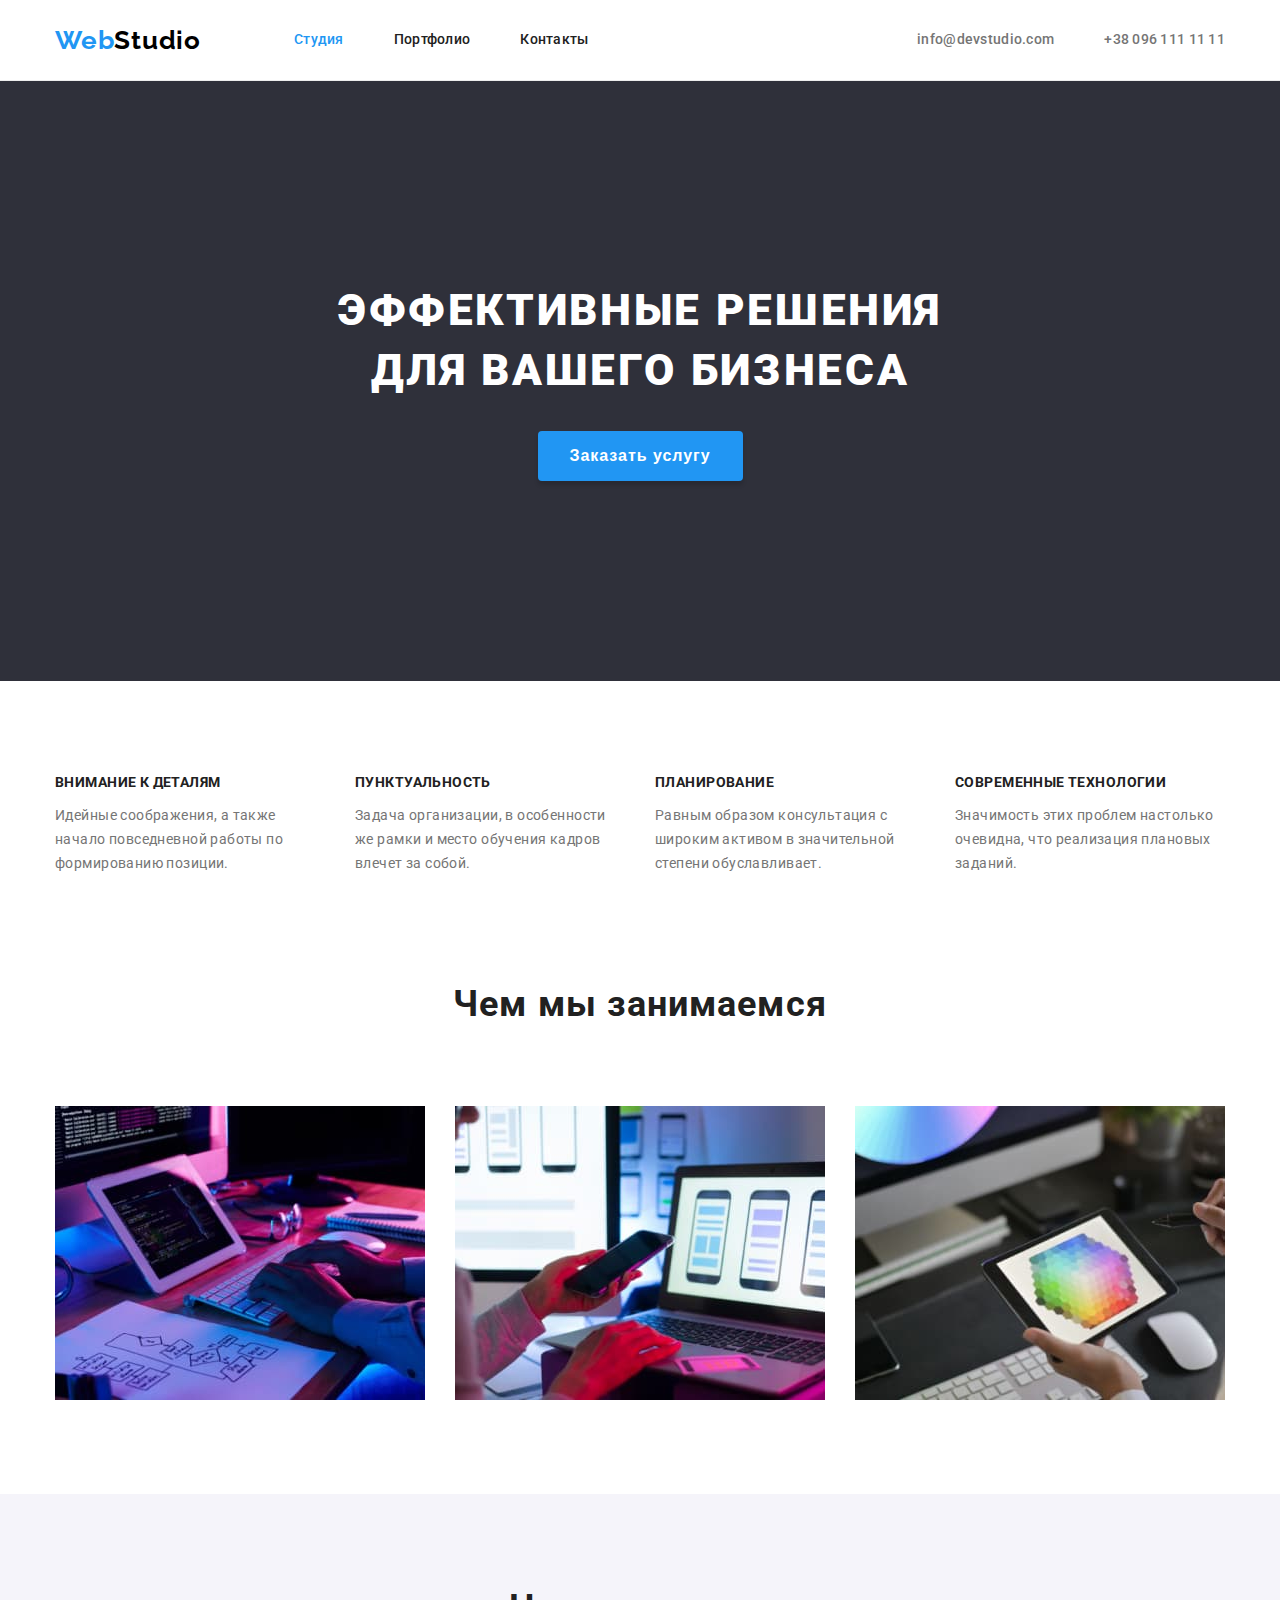
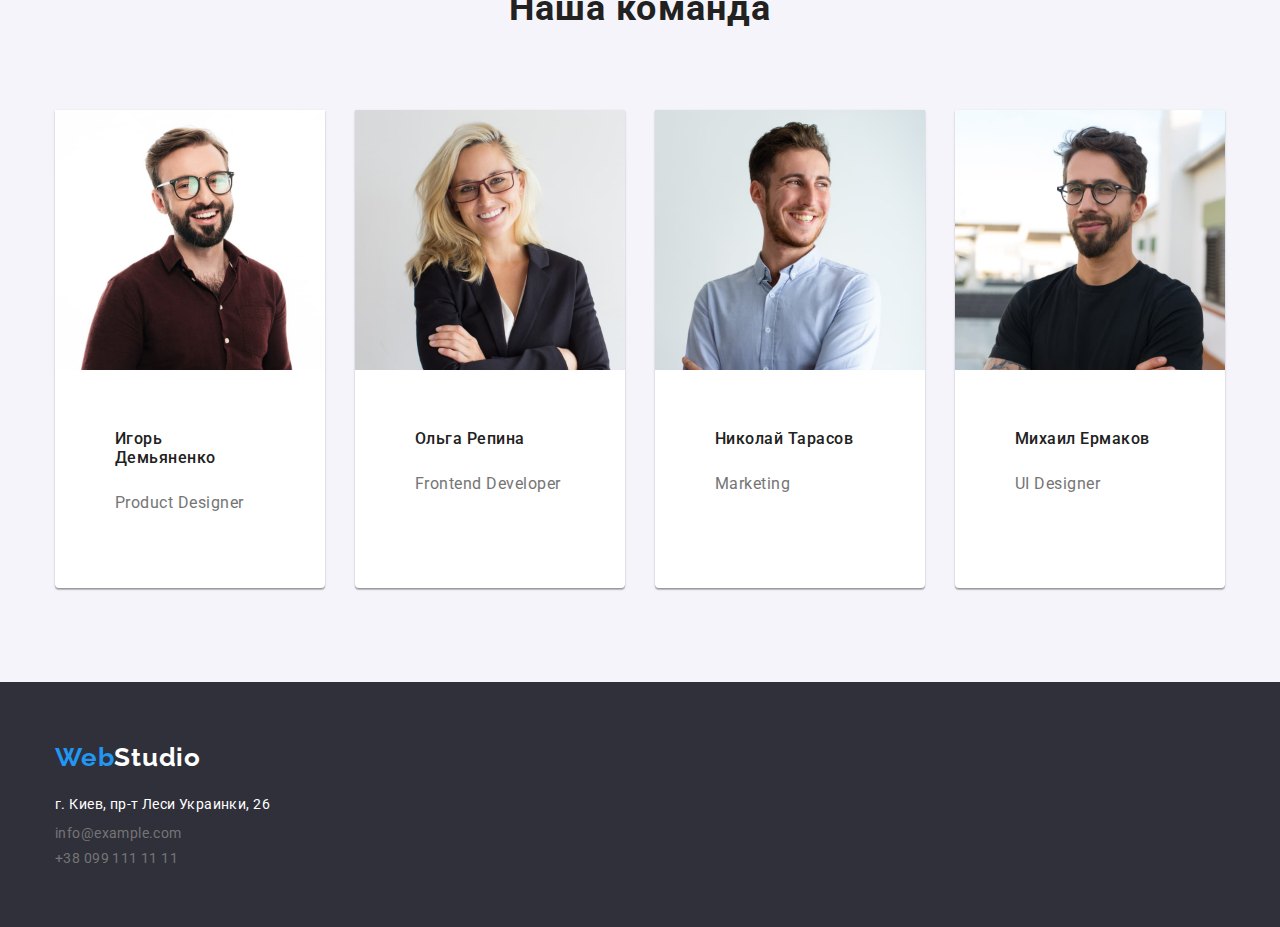
<file: index.html>
<!DOCTYPE html>
<html lang="en">

<head>
  <meta charset="UTF-8" />
  <meta http-equiv="X-UA-Compatible" content="IE=edge" />
  <meta name="viewport" content="width=device-width, initial-scale=1.0" />
  <title>Студия</title>
  <link rel="preconnect" href="https://fonts.gstatic.com">
  <link href="https://fonts.googleapis.com/css2?family=Raleway:wght@700&family=Roboto:wght@400;500;700;900&display=swap"
    rel="stylesheet">
  <link rel="stylesheet" href="./css/style.css" />
</head>

<body>
  <!-- header -->
  <header class="header">
    <div class="container header-container">
      <nav class="header-nav">
        <a class="logo link" href="#">Web<span class="logo-header">Studio</span></a>
        <ul class="list nav-list">
          <li class="active-page item"><a class="link " href="">Студия</a></li>
          <li class="item"><a class="link " href="./portfolio.html">Портфолио</a></li>
          <li class="item"><a class="link " href="">Контакты</a></li>
        </ul>
      </nav>
      <ul class="list contact-list">
        <li class="item">
          <a class="link" href="mailto:">info@devstudio.com</a>
        </li>
        <li class="item">
          <a class="link" href="tel:+380961111111">+38 096 111 11 11</a>
        </li>
      </ul>
    </div>
  </header>
  <!-- main -->
  <main>
    <section class="hero">

      <h1 class="hero-title">Эффективные решения <br> для вашего бизнеса</h1>
      <button class="hero-button" type="button">Заказать услугу</button>

    </section>
    <section class="about">
      
      <div class="container about-container">
        <h2 class="section-title visually-hidden">О нас</h2>
        <ul class="list about-list grid">
          <li class="about-item grid-item">
            <h3 class="about-title">Внимание к деталям</h3>
            <p class="about-text">
              Идейные соображения, а также начало повседневной работы по
              формированию позиции.
            </p>
          </li>
          <li class="about-item grid-item">
            <h3 class="about-title">Пунктуальность</h3>
            <p class="about-text">
              Задача организации, в особенности же рамки и место обучения кадров
              влечет за собой.
            </p>
          </li>
          <li class="about-item grid-item">
            <h3 class="about-title">Планирование</h3>
            <p class="about-text">
              Равным образом консультация с широким активом в значительной
              степени обуславливает.
            </p>
          </li>
          <li class="about-item grid-item">
            <h3 class="about-title">Современные технологии</h3>
            <p class="about-text">
              Значимость этих проблем настолько очевидна, что реализация
              плановых заданий.
            </p>
          </li>
        </ul>
      </div>
    </section>

    <section class="services">
      <div class="container services-container">
        <h2 class="services-title">Чем мы занимаемся</h2>
        <ul class="list services-list grid">
          <li class="services-item grid-item">
            <img src="./image/box_1.jpg" alt="Проектирование" width="370" />
          </li>
          <li class="services-item grid-item">
            <img src="./image/box_2.jpg" alt="Дизайн" width="370" />
          </li>
          <li class="services-item grid-item">
            <img src="./image/box_3.jpg" alt="Редакция" width="370" />
          </li>
        </ul>
      </div>
    </section>

    <section class="team">
      <div class="container">
        <h2 class="team-main-title">Наша команда</h2>
        <ul class="list team-list grid">

          <li class="team-item grid-item">
            <img src="./image/team-1.jpg" alt="Игорь Демьяненко" width="270" />
            <div class="team-content">
              <h3 class="team-title">Игорь Демьяненко</h3>
              <p class="team-text">Product Designer</p>
            </div>
          </li>

          <li class="team-item  grid-item">
            <img src="./image/team-2.jpg" alt="Ольга Репина" width="270" />
            <div class="team-content">
              <h3 class="team-title">Ольга Репина</h3>
              <p class="team-text">Frontend Developer</p>
            </div>
          </li>

          <li class="team-item  grid-item">
            <img src="./image/team-3.jpg" alt="Николай Тарасов" width="270" />
            <div class="team-content">
              <h3 class="team-title">Николай Тарасов</h3>
              <p class="team-text">Marketing</p>
            </div>
          </li>

          <li class="team-item  grid-item">
            <img src="./image/team-4.jpg" alt="Михаил Ермаков" width="270" />
            <div class="team-content">
              <h3 class="team-title">Михаил Ермаков</h3>
              <p class="team-text">UI Designer</p>
            </div>
          </li>

        </ul>
      </div>
    </section>

  </main>
  <!-- footer -->
  <footer class="footer">
    <div class="container footer-container">

      
        <a class="logo link" href="./index.html">Web<span class="logo-footer">Studio</span></a>
        <address class="address">

        <p class="address-text">г. Киев, пр-т Леси Украинки, 26</p>

          <a class="link address-link" href="mailto:info@example.com">info@example.com</a><br>

          <a class="link address-link" href="tel:+380991111111">+38 099 111 11 11</a>

      </address>
    </div>
  </footer>

</body>

</html>
</file>
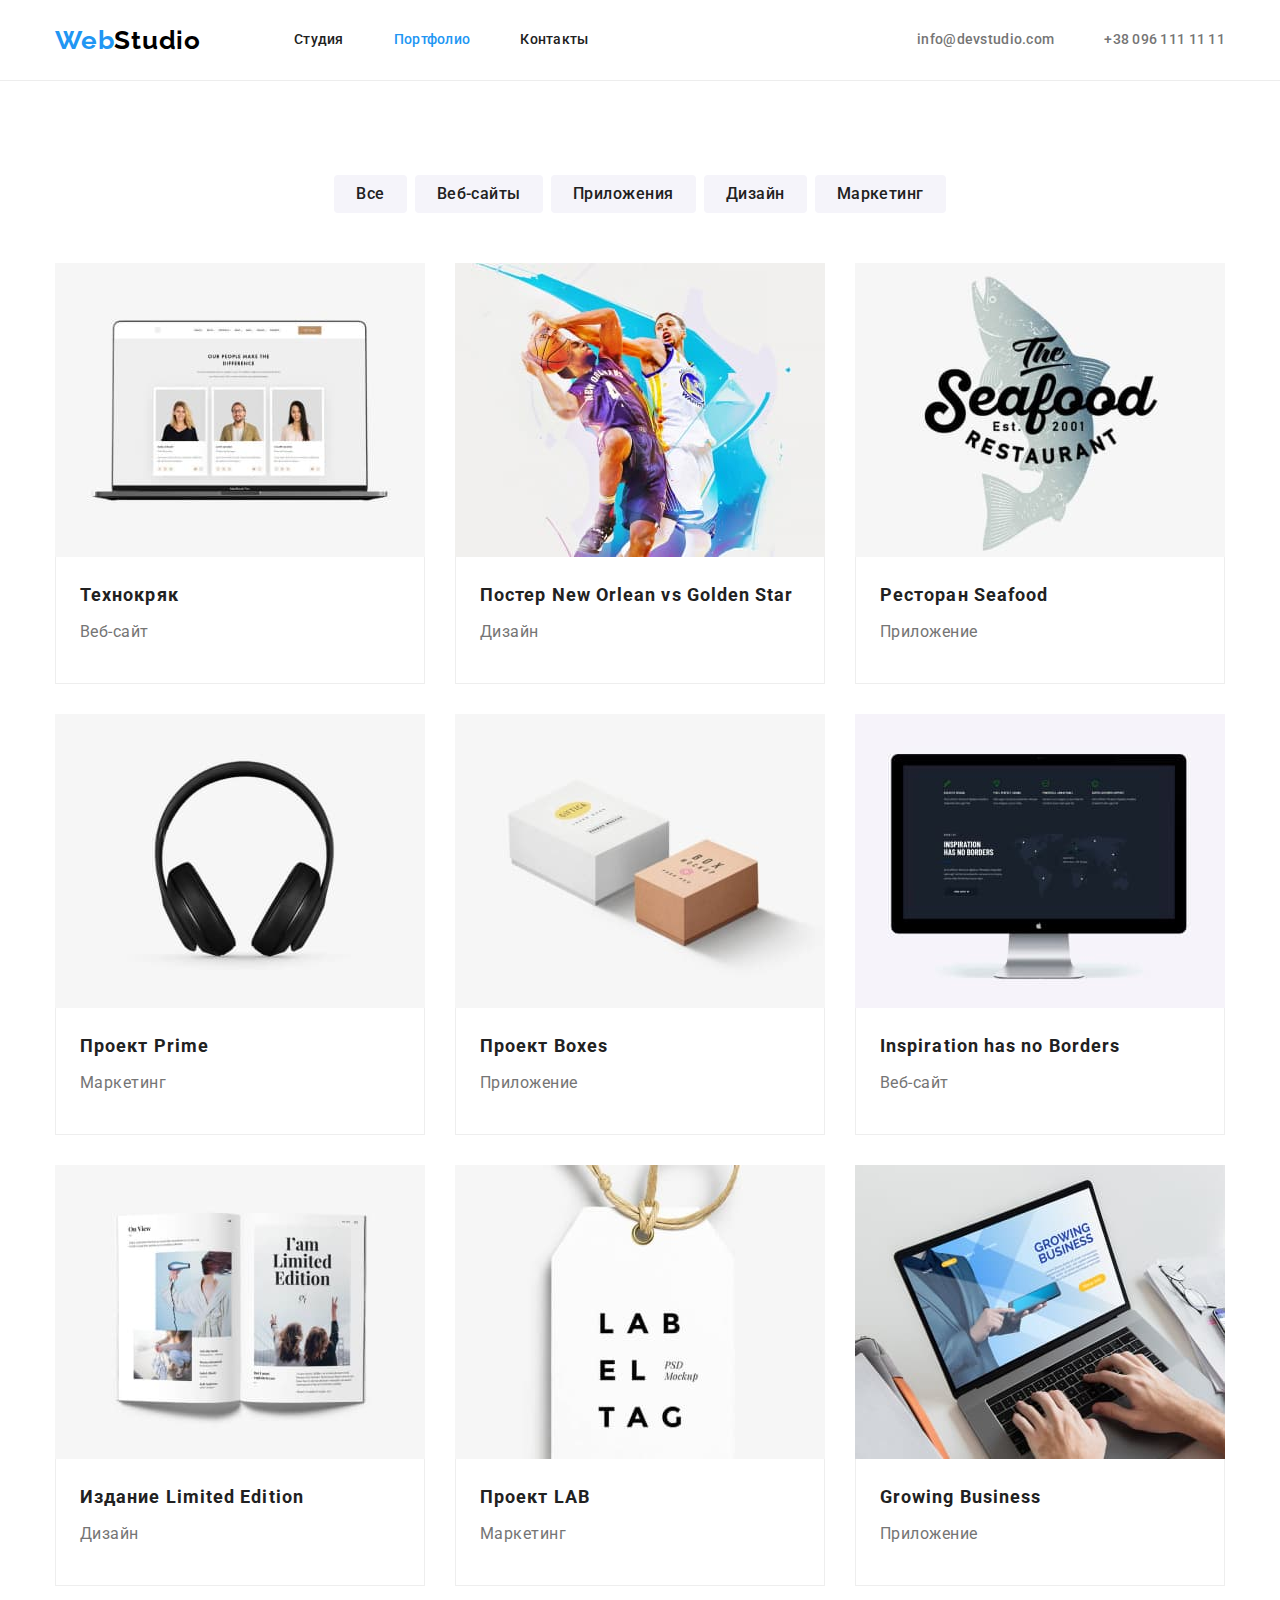
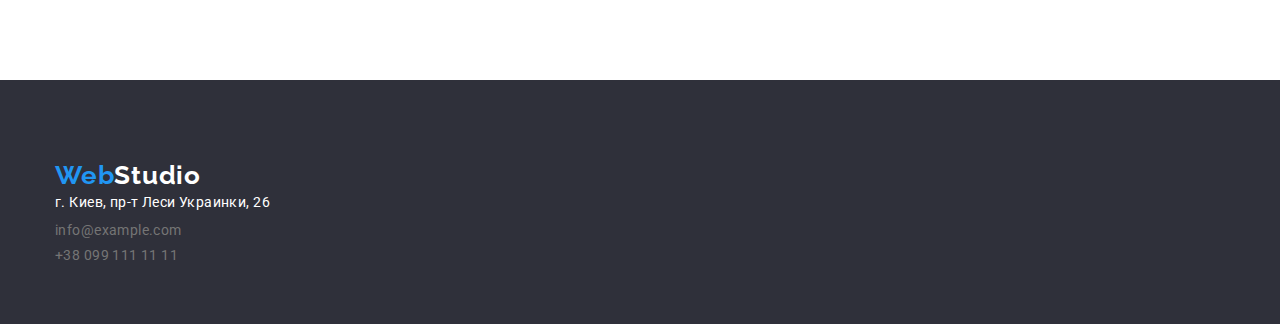
<file: portfolio.html>
<!DOCTYPE html>
<html lang="en">

<head>
  <meta charset="UTF-8" />
  <meta http-equiv="X-UA-Compatible" content="IE=edge" />
  <meta name="viewport" content="width=device-width, initial-scale=1.0" />
  <title>Портфолио</title>
  <link rel="preconnect" href="https://fonts.gstatic.com">
  <link href="https://fonts.googleapis.com/css2?family=Raleway:wght@700&family=Roboto:wght@400;500;700;900&display=swap"
    rel="stylesheet">
  <link rel="stylesheet" href="./css/style.css" />
</head>

<body>
  <!-- Шапка -->
  <header class="header">
    <div class="container header-container">
      <nav class="header-nav">
        <a class="logo link" href="./index.html">Web<span class="logo-header">Studio</span></a>
        <ul class="list nav-list">
          <li class="item"><a class="link" href="./index.html">Студия</a></li>
          <li class="active-page item"><a class="link" href="./portfolio.html">Портфолио</a></li>
          <li class="item"><a class="link" href="./">Контакты</a></li>
        </ul>
      </nav>
      <ul class="list contact-list">
        <li class="item"><a class="link" href="mailto:">info@devstudio.com</a></li>
        <li class="item"><a class="link" href="tel:+380961111111">+38 096 111 11 11</a></li>
      </ul>
    </div>

  </header>
  <!-- Main -->
  <main>
    <section class="gallery">
      <div class="container">
        <h1 class="visually-hidden">Наше Портфолио</h1>
        <!---Скрытый заголовок-->
        <ul class="list filter">
          <li class="filter-item"><button class="btn-item" type="button">Все</button></li>
          <li class="filter-item"><button class="btn-item" type="button">Веб-сайты</button></li>
          <li class="filter-item"><button class="btn-item" type="button">Приложения</button></li>
          <li class="filter-item"><button class="btn-item" type="button">Дизайн</button></li>
          <li class="filter-item"><button class="btn-item" type="button">Маркетинг</button></li>
        </ul>
        <ul class="list gallery-list grid">
          <li class="gallery-item grid-item">
            <a href="" class="link">
              <img src="./image/porf-1.jpg" alt="Веб-сайт Технокряк" width="370" />
              <div class="gallery-content">
                <h2 class="gallery-title">Технокряк</h2>
                <p class="gallery-text">Веб-сайт</p>
              </div>
            </a>
          </li>
          <li class="gallery-item grid-item">
            <a href="" class="link">
              <img src="./image/porf-2.jpg" alt="Постер New Orlean vs Golden Star" width="370" />
              <div class="gallery-content">
                <h2 class="gallery-title">Постер New Orlean vs Golden Star</h2>
                <p class="gallery-text">Дизайн</p>
              </div>
            </a>
          </li>
          <li class="gallery-item grid-item">
            <a href="" class="link">
              <img src="./image/porf-3.jpg" alt="Приложение есторана Seafood" width="370" />
              <div class="gallery-content">
                <h2 class="gallery-title">Ресторан Seafood</h2>
                <p class="gallery-text">Приложение</p>
              </div>
            </a>
          </li>
          <li class="gallery-item grid-item">
            <a href="" class="link">
              <img src="./image/porf-4.jpg" alt="Проект Prime" width="370" />
                <div class="gallery-content">
                  <h2 class="gallery-title">Проект Prime</h2>
                  <p class="gallery-text">Маркетинг</p>
                </div>
            </a>
          </li>
          <li class="gallery-item grid-item">
            <a href="" class="link">
              <img src="./image/porf-5.jpg" alt="Приложение Boxes" width="370" />
              <div class="gallery-content">
                <h2 class="gallery-title">Проект Boxes</h2>
                <p class="gallery-text">Приложение</p>
              </div>

            </a>
          </li>
          <li class="gallery-item grid-item">
            <a href="" class="link">
              <img src="./image/porf-6.jpg" alt="Веб-сайт Inspiration has no Borders" width="370" />
              <div class="gallery-content">
                <h2 class="gallery-title">Inspiration has no Borders</h2>
                <p class="gallery-text">Веб-сайт</p>
              </div>
            </a>
          </li>
          <li class="gallery-item grid-item">
            <a href="" class="link">
              <img src="./image/porf-7.jpg" alt="Издание Limited Edition" width="370" />
              <div class="gallery-content">
                <h2 class="gallery-title">Издание Limited Edition</h2>
                <p class="gallery-text">Дизайн</p>
              </div>
            </a>
          </li>
          <li class="gallery-item grid-item">
            <a href="" class="link">
              <img src="./image/porf-8.jpg" alt="Проект LAB" width="370" />
              <div class="gallery-content">
                <h2 class="gallery-title">Проект LAB</h2>
                <p class="gallery-text">Маркетинг</p>
              </div>
            </a>
          </li>
          <li class="gallery-item grid-item">
            <a href="" class="link">
              <img src="./image/porf-9.jpg" alt="Приложение Growing Business" width="370" />
              <div class="gallery-content">
                <h2 class="gallery-title">Growing Business</h2>
                <p class="gallery-text">Приложение</p>
              </div>
            </a>
          </li>
        </ul>
      </div>
    </section>
  </main>
  <!-- footer -->
  <footer class="footer">
    <div class="container footer-container">

      <address class="address">
        <a class="logo link" href="./index.html">Web<span class="logo-footer">Studio</span></a>

        <p class="address-text">г. Киев, пр-т Леси Украинки, 26</p>

          <a class="link address-link" href="mailto:info@example.com">info@example.com</a><br>

          <a class="link address-link" href="tel:+380991111111">+38 099 111 11 11</a>

      </address>
    </div>
  </footer>
  

</body>

</html>
</file>
<file: css/style.css>
html{
  box-sizing: border-box;
}

*,
*::before,
*::after{
  box-sizing: inherit;
}


body{
  padding: 0;
  margin: 0 auto;

  font-family: "Roboto", sans-serif;
  font-size: 14px;
  line-height: 1.14;
  letter-spacing: 0.03em;

  color: var(--main-color);
}
:root{
  --body-bg-color:#E5E5E5;
  --main-color: #757575;
  --title-color: #212121;
  --white-color: #ffffff;
  --logo-color: #000000;
  --bg-btn-item-color:  #F5F4FA;
  --activ-color: #2196F3;
  --bg-footer-color: #2F303A; 
  --grid-item: 3;
}


h1,
h2,
h3,
h4,
h5,
h6,
p{
  margin-top: 0;
}
ul li{
  margin-top: 0;
  margin-right: 0;
}
address {
font-style: normal;
}
.visually-hidden {
position: absolute !important;
clip: rect(1px 1px 1px 1px);
clip: rect(1px, 1px, 1px, 1px);
padding: 0 !important;
border: 0 !important;
height: 1px !important;
width: 1px !important;
overflow: hidden;
}
img{
  display: block;
}
.active-page{
  color: var( --activ-color);
}
.link {
  text-decoration: none;
  color: inherit;
}
.link:hover,
.link:focus {
  color: var( --activ-color);
}
.list {
  list-style: none;
  padding-left: 0;
	margin: 0;
}
section{
  padding-top: 94px;
  padding-bottom: 94px;
}
.container{
  width: 1200px;
  padding-left: 15px;
  padding-right:15px;
  margin-right: auto;
  margin-left: auto;
}
.grid {
  display: flex;
  flex-wrap: wrap;
  margin-left: -30px;
  margin-top: -30px;
}
.grid-item {
  flex-basis: calc((100% - 30px * var(--grid-item)) / var(--grid-item));
  margin-left: 30px;
  margin-top: 30px;
}



                                               /* Index Page */
 
                       /* header */
.header{
  border-bottom: 1px solid #ecececec;
}
.header-container{
  display: flex;
}                     
.header-nav{
  display: flex;
  align-items: center;
} 
.nav-list{
  display: flex;
  margin-left: 93px;
}
.nav-list .item + .item{
  margin-left: 50px;
}
.nav-list .link,
.contact-list .link{
  display: block;
  padding-top: 32px;
  padding-bottom: 32px;
}
.contact-list{
  display: flex;
  margin-left: auto;
}
.contact-list .item + .item{
  margin-left: 50px;
}

.logo{
  font-family: Raleway,sans-serif;
  font-weight: 700;
  font-size: 26px;
  line-height: 1.19; 
  letter-spacing: 0.03em;

  color: var(--activ-color);
}
.logo-header{
  color: var(--logo-color);
}

.nav-list{
  font-weight: 500;
  font-size: 14px;
  line-height: 1.14;
  letter-spacing: 0.02em;

  color: var(--title-color);
}
.contact-list{
  font-weight: 500;
  font-size: 14px;
  line-height: 1.14;
  letter-spacing: 0.02em;
}






                                       /* main */


                            /* Hero-Section */

.hero{
  padding-top: 200px;
  padding-bottom: 200px;
  text-align: center;

  background-color: var(--bg-footer-color);
}
.hero-title{
  margin-bottom: 0;
  font-weight: 900;
  font-size: 44px;
  line-height: 1.36;
  text-align: center;
  letter-spacing: 0.06em;
  text-transform: uppercase;
  color: var(--white-color);
}
.hero-button{
  margin-top: 30px;
  padding: 10px 32px;
  box-shadow: 0px 4px 4px rgba(0, 0, 0, 0.15);
  border:var(--activ-color) ;
  border-radius: 4px;

  font-weight:700;
  font-size: 16px;
  line-height: 1.87;
  align-items: center;
  text-align: center;
  letter-spacing: 0.06em;
 
  color: var(--white-color);
  background-color: var(--activ-color);
}
.hero-button:hover,
.hero-button:focus{
  border:#188CE8 ;
  background-color: #188CE8;
}

                                     /* About-Section */
.about{
 padding-bottom: 0px;
}
.about-container{
  --grid: 4;
}
.about-item{
  max-width: 270px;
}
.about-title{
  font-weight: 700;
  font-size: 14px;
  line-height: 1.14;
  letter-spacing: 0.03em;
  text-transform: uppercase;

  color: var(--title-color);
}
.about-text{
  font-weight: 400;
  font-size: 14px;
  line-height: 1.71;
  letter-spacing: 0.03em;
}

                                      /* Services Section */

.services-title{
  font-weight: 700;
  font-size: 36px;
  line-height: 1.16;
  text-align: center;
  letter-spacing: 0.03em;

  color: var(--title-color);
}
.services-list{
  display: flex;
  margin-top: 50px;
}
.services-list .services-item + .services-item{
  margin-left: 30px;
}

                                           /* Team Section */
 
.team{
  background-color: var(--bg-btn-item-color);
}                                      
.team-main-title{
  font-weight: 700;
  font-size: 36px;
  line-height: 1.16;
  text-align: center;
  letter-spacing: 0.03em;

  color: var(--title-color);

}
.team-list{
  display: flex;
  margin-top: 50px;
}
.team-item{
  max-width: 270px;
  background-color: var(--white-color);
  box-shadow: 0px 1px 3px rgba(0, 0, 0, 0.12),
   0px 1px 1px rgba(0, 0, 0, 0.14),
   0px 2px 1px rgba(0, 0, 0, 0.2);
  border-radius: 0px 0px 4px 4px;
}
.team-content{
  padding: 30px 60px;
}
.team-title{
  padding-top: 30px;
  font-weight: 500;
  font-size: 16px;
  line-height: 1.18;
  letter-spacing: 0.03em;
  color: var(--title-color);
}
.team-text{
  padding-top: 10px;
  padding-bottom: 30px;
  font-weight: 400;
  font-size: 16px;
  line-height:1.18;
  letter-spacing: 0.03em;
 
}

                                  /* footer */

.footer{
  padding-top: 60px;
  padding-bottom: 60px;
  background-color: var(--bg-footer-color);
}
.logo-footer{
  color: var(--white-color);
}
.address{
 margin-top: 20px;
}
.address-text{
  margin: 0px;
  font-weight: 400;
  font-size: 14px;
  line-height: 1.71;
  letter-spacing: 0.03em;

  color: var(--white-color);
}
.address-contacts{
  font-weight: 400;
  font-size: 14px;
  line-height: 1.71;
  letter-spacing: 0.03em;

  color: rgba(255, 255, 255, 0.6);;
}
.address-link{
  margin-top: 9px;
  display: inline-block;
}

                                                        /* Portfolio Page */
.gallery{
  padding-top: 94px;
  padding-bottom: 94px;
  --grid: 9;
}
.filter{
  display: flex;
  justify-content: center;
  padding-bottom: 50px;
}
.filter .filter-item + .filter-item{
  margin-left: 8px;
}
.gallery-title{
  margin-bottom: 4px;
}
.gallery-content{
  padding: 20px 24px;
  background: var(--white-color);
  
  border-left: 1px solid #EEEEEE;
  border-right: 1px solid #EEEEEE;
  border-bottom: 1px solid #eeeeee;
}
.btn-item{
  padding: 6px 22px;
  border: var(--bg-btn-item-color);
  border-radius: 4px;
  font-family: Roboto,sans-serif;
  font-weight: 500;
  font-size: 16px;
  line-height: 1.62;
  letter-spacing: 0.03em;
  cursor: pointer;

  color: var(--title-color);
  background-color: var(--bg-btn-item-color);
}
.btn-item:hover,
.btn-item:focus{
  border:var(--activ-color) ;
  background-color: var(--activ-color);
  color: var(--white-color);
}
.gallery-title{
  font-weight: 700;
  font-size: 18px;
  line-height:2;
  letter-spacing: 0.06em;

  color: var(--title-color);
}
.gallery-text{
  font-weight: 400;
  font-size: 16px;
  line-height: 1.87;
  letter-spacing: 0.03em;
}
</file>
